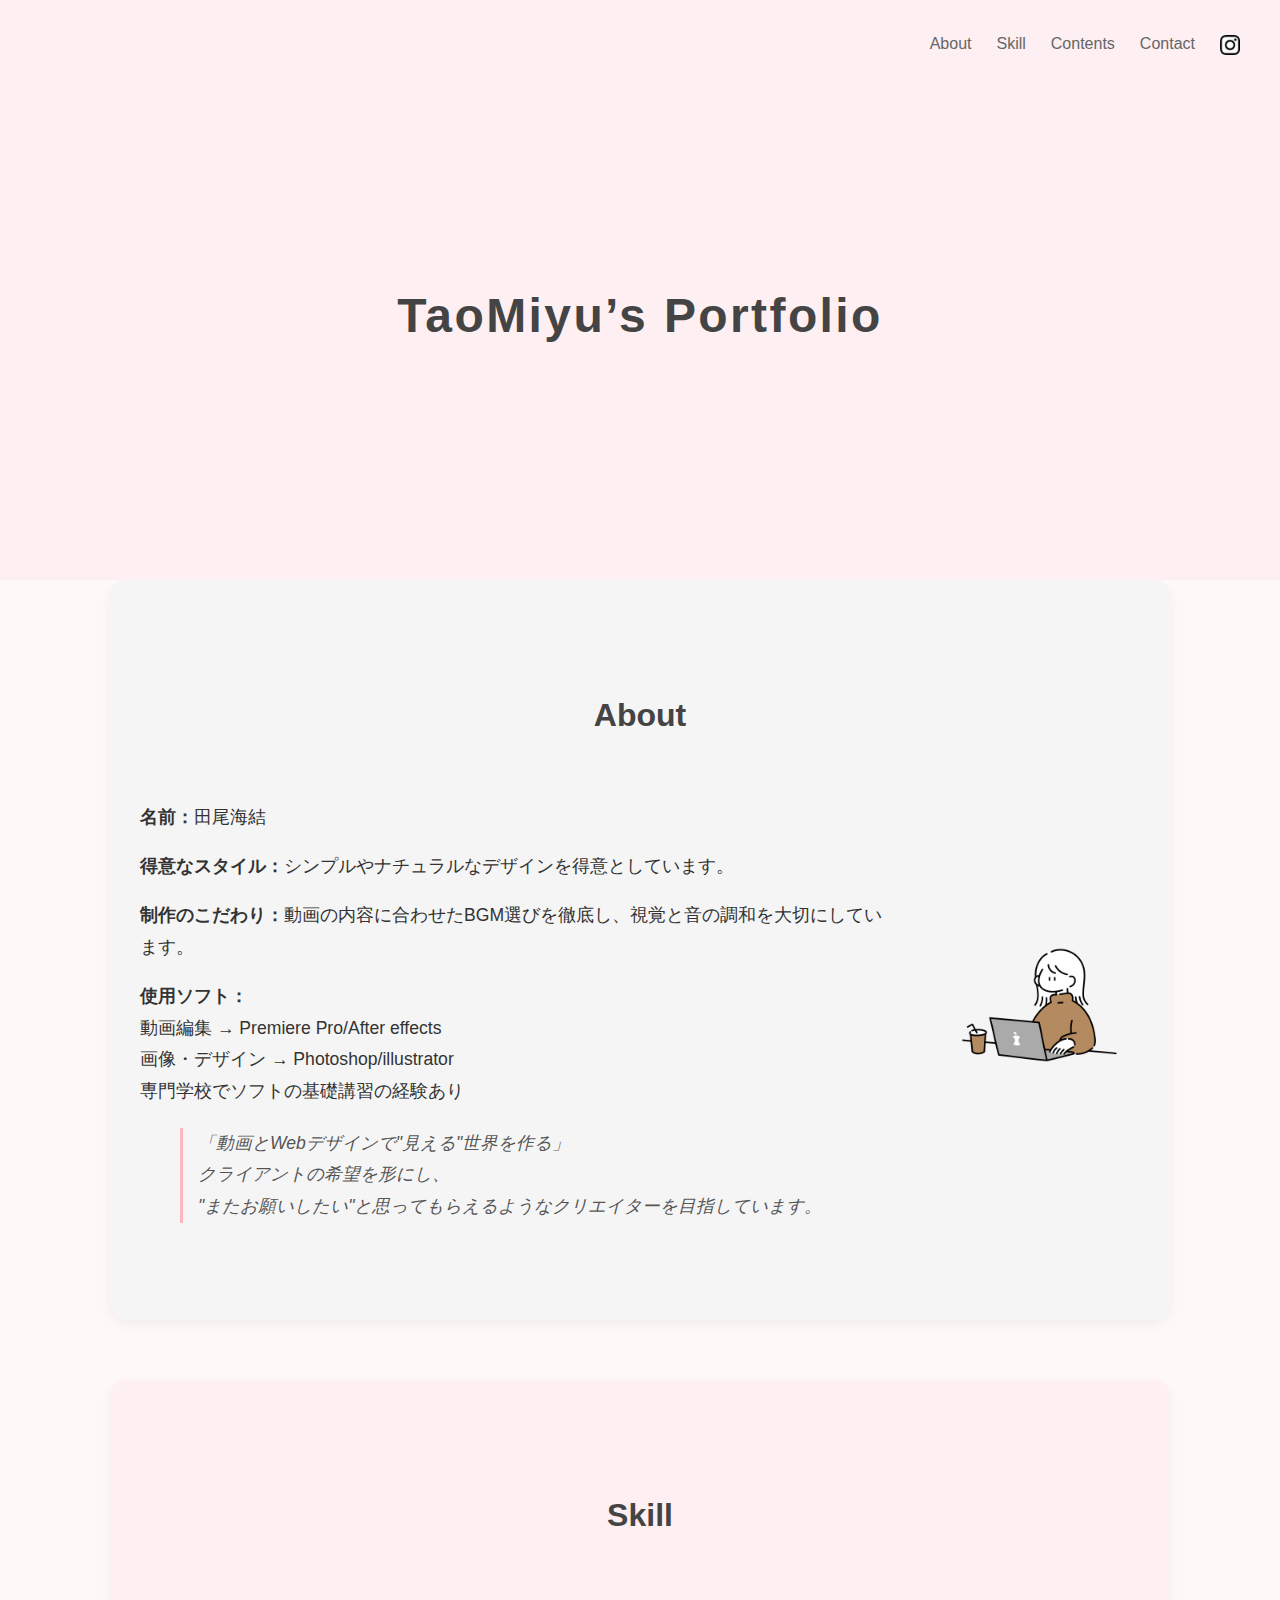
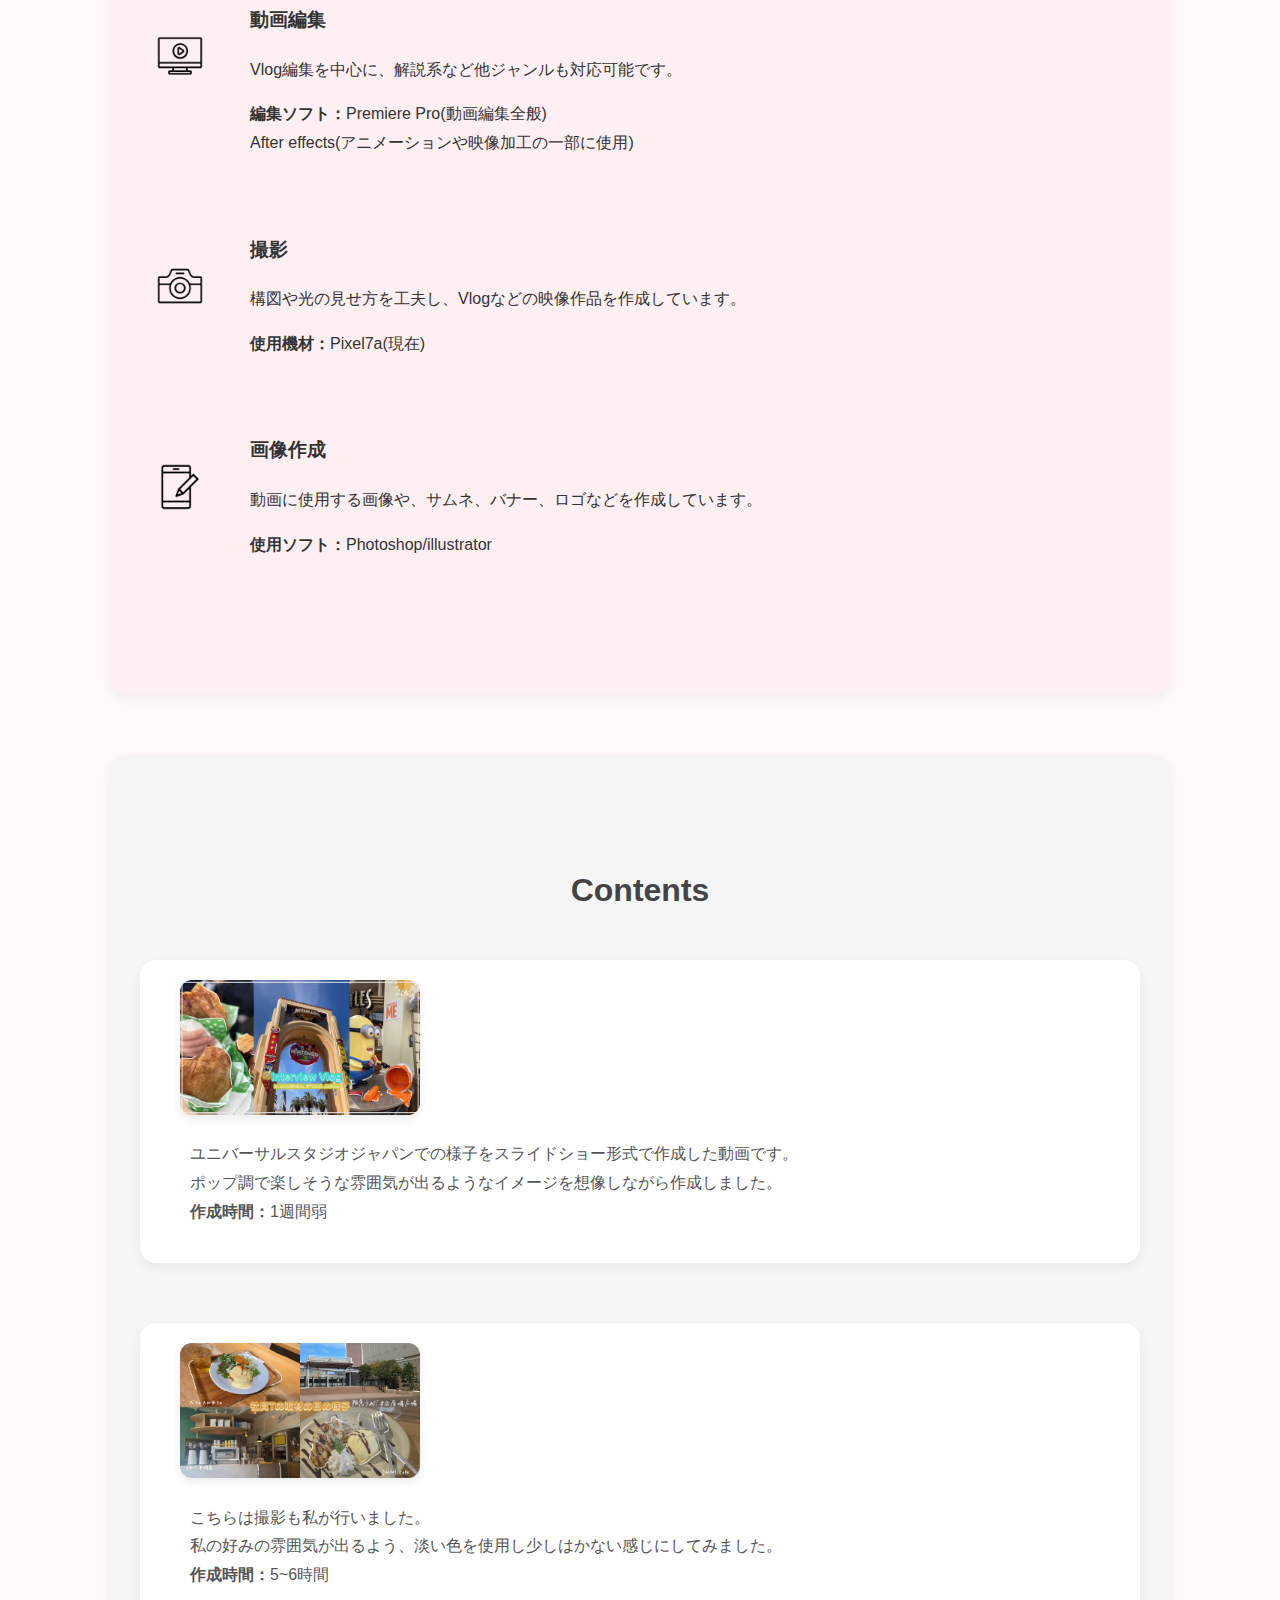
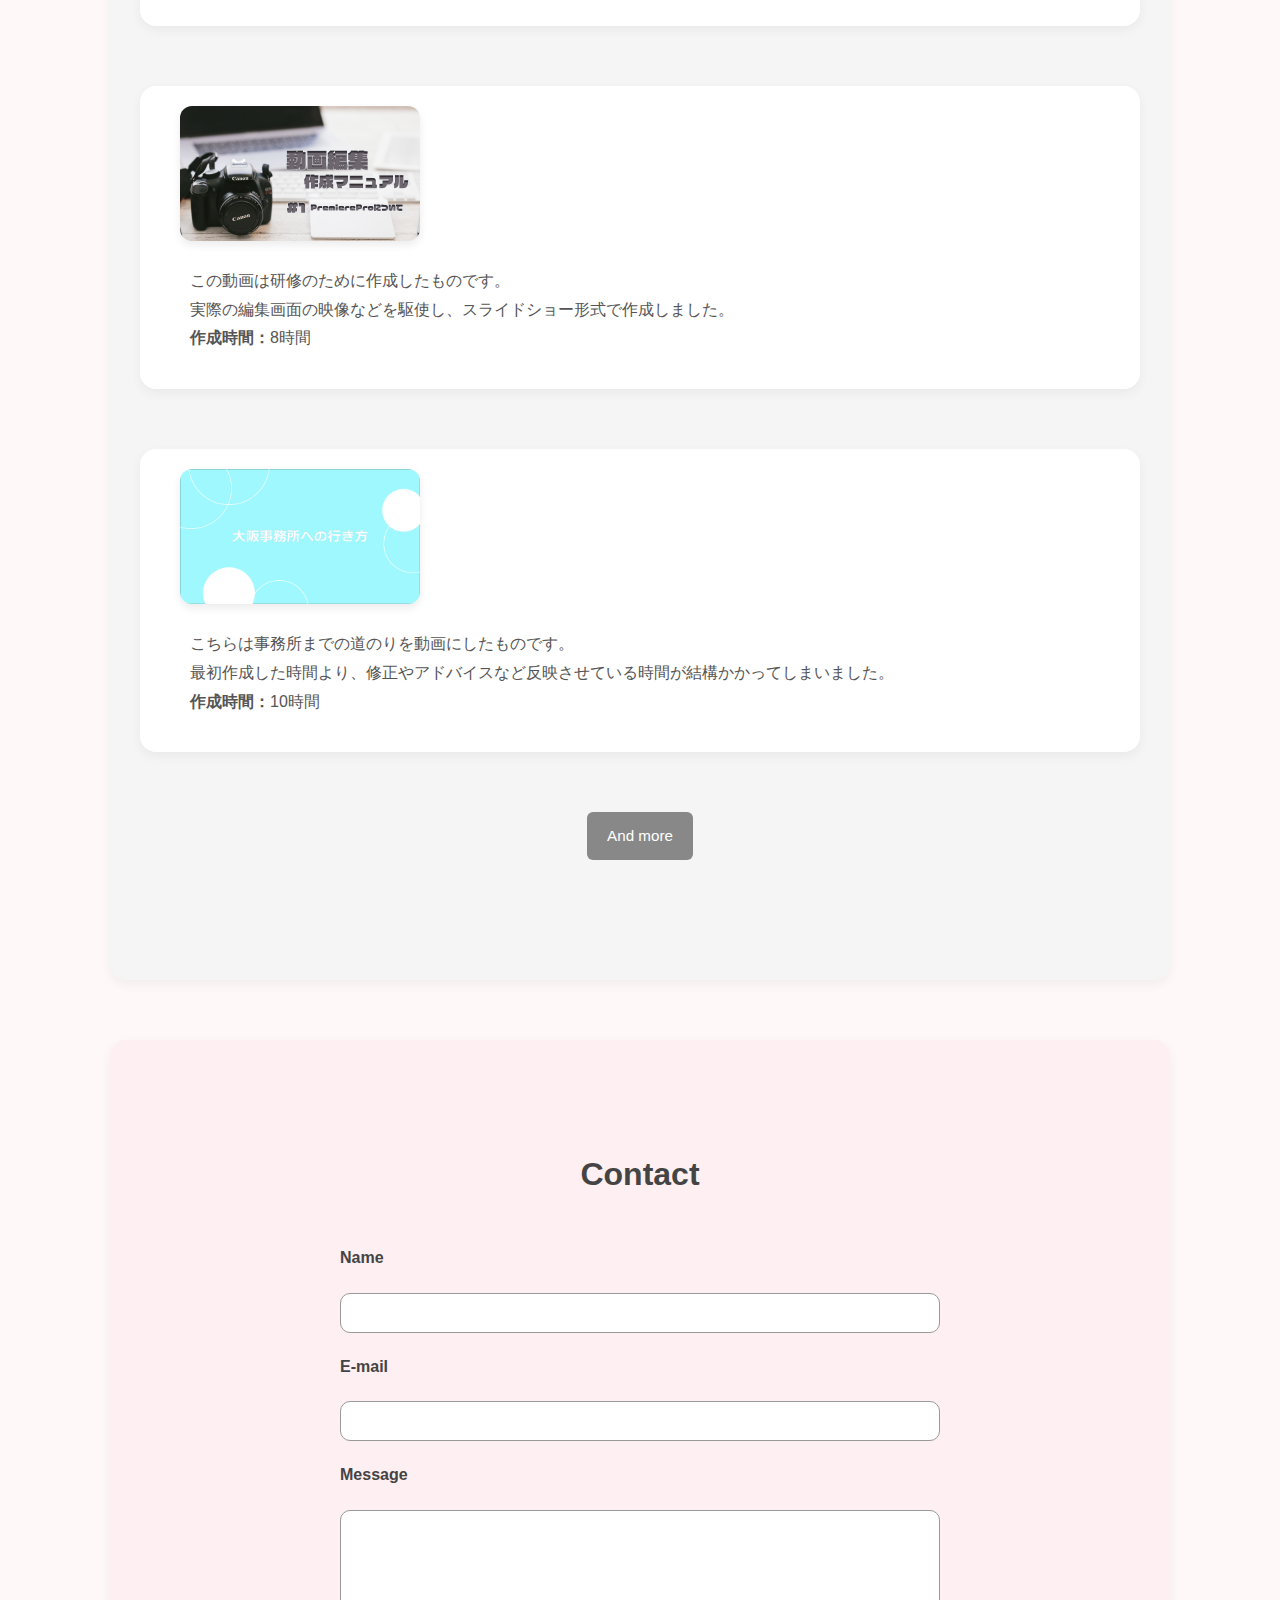
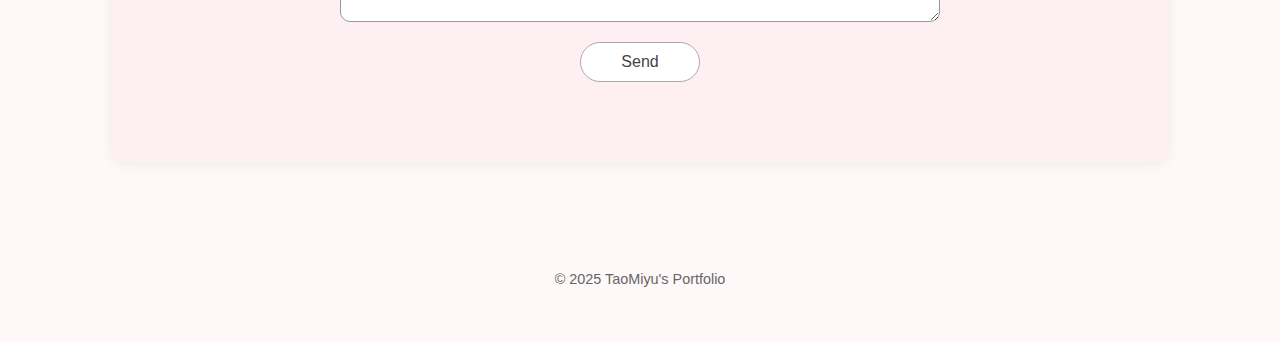
<file: index.html>
<!DOCTYPE html>
<html lang="ja">
<head>
    <meta charset="UTF-8">
    <meta name="viewport" content="width=device-width, initial-scale=1.0">
    <title>TaoMiyu's Portfolio</title>
    <link rel="icon" href="favicon.ico" type="image/x-icon">
    <link rel="stylesheet" href="styles.css">
</head>

    <body>
      <header class="hero">
    <nav class="nav-menu">
      <ul>
        <li><a href="#about">About</a></li>
        <li><a href="#skill">Skill</a></li>
        <li><a href="#contents">Contents</a></li>
        <li><a href="#contact">Contact</a></li>
        <li>
          <a href="https://instagram.com" target="_blank">
            <img src="insta-icon.jpg" alt="Instagram">
          </a>
        </li>
      </ul>
    </nav>

    <div class="hero-title">
      <h1>TaoMiyu’s Portfolio</h1>
    </div>
      </header>

    <main>
        <section id="about">
          <h2>About</h2>
          <div class="about-container">
            <div class="about-text">
              <p><strong>名前：</strong>田尾海結</p>
              <p><strong>得意なスタイル：</strong>シンプルやナチュラルなデザインを得意としています。</p>
              <p><strong>制作のこだわり：</strong>動画の内容に合わせたBGM選びを徹底し、視覚と音の調和を大切にしています。</p>
              <p><strong>使用ソフト：</strong><br>
              動画編集 → Premiere Pro/After effects<br>
              画像・デザイン → Photoshop/illustrator<br>
              専門学校でソフトの基礎講習の経験あり</p>
              <blockquote>
                「動画とWebデザインで"見える"世界を作る」<br>
                 クライアントの希望を形にし、<br>
                 "またお願いしたい"と思ってもらえるようなクリエイターを目指しています。
              </blockquote>
            </div>
            <div class="about-image">
              <img src="画像/自己紹介.png" alt="プロフィールイラスト">
            </div>
          </div>
        </section>

        <section id="skill">
          <h2>Skill</h2>
          <div class="skill-item">
            <img src="画像/動画編集.png" alt="動画編集アイコン">
            <div class="skill-text">
            <h3>動画編集</h3>
            <p>Vlog編集を中心に、解説系など他ジャンルも対応可能です。</p>
            <p><strong>編集ソフト：</strong>Premiere Pro(動画編集全般)<br>
            After effects(アニメーションや映像加工の一部に使用)</p>
          </div>
          </div>

          <div class="skill-item">
            <img src="画像/カメラ.png" alt="撮影アイコン">
            <div class="skill-text">
              <h3>撮影</h3>
              <p>構図や光の見せ方を工夫し、Vlogなどの映像作品を作成しています。</p>
              <p><strong>使用機材：</strong>Pixel7a(現在)</p>
            </div>
          </div>

          <div class="skill-item">
            <img src="画像/画像編集.png" alt="画像編集アイコン">
            <div class="skill-text">
              <h3>画像作成</h3>
              <p>動画に使用する画像や、サムネ、バナー、ロゴなどを作成しています。</p>
              <p><strong>使用ソフト：</strong>Photoshop/illustrator</p>
            </div>
          </div>
        </section>

        <section id="contents">
          <h2>Contents</h2>
          <div class="work-item">
             <a href="https://www.youtube.com/embed/rwuhJq5ODcw?si=BqwZ9rhB7v36Q7_Y" target="_blank">
            <img src="画像/サムネ2.jpg" alt="ユニバサムネ">
            <div class="work-text">
              <p>
                ユニバーサルスタジオジャパンでの様子をスライドショー形式で作成した動画です。<br>
                ポップ調で楽しそうな雰囲気が出るようなイメージを想像しながら作成しました。<br>
                <strong>作成時間：</strong>1週間弱
              </p>
            </div>
             </a>
          </div>
          <div class="work-item">
            <a href="https://www.youtube.com/embed/f55UKJjhTI8?si=ZeoXFh7AOi7M2qIC" target="_blank">
            <img src="画像/サムネ1.jpg" alt="自分のVlogサムネ">
            <div class="work-text">
              <p>
                こちらは撮影も私が行いました。<br>
                私の好みの雰囲気が出るよう、淡い色を使用し少しはかない感じにしてみました。<br>
                <strong>作成時間：</strong>5~6時間
              </p>
            </div>
            </a>
          </div>
          <div class="work-item">
            <a href="https://www.youtube.com/watch?v=VYN309kYLRk" target="_blank">
            <img src="画像/サムネ3.jpg" alt="動画マニュアルサムネ">
            <div class="work-text">
              <p>
                この動画は研修のために作成したものです。<br>
                実際の編集画面の映像などを駆使し、スライドショー形式で作成しました。<br>
                <strong>作成時間：</strong>8時間
              </p>
            </div>
            </a>
          </div>
          <div class="work-item">
            <a href="https://www.youtube.com/embed/cLeM8ooAZNk?si=1Boh0iOVgmRn1G2Q" target="_blank">
            <img src="画像/サムネ4.jpg" alt="道案内サムネ">
            <div class="work-text">
              <p>
                こちらは事務所までの道のりを動画にしたものです。<br>
                最初作成した時間より、修正やアドバイスなど反映させている時間が結構かかってしまいました。<br>
                <strong>作成時間：</strong>10時間
              </p>
            </div>
            </a>
          </div>
          <p class="more-link"><a href="work.html">And more</a></p>
        </section>

        <section id="contact">
        <h2>Contact</h2>

         <form action="#" method="post" class="contact-form">
          <label for="name">Name</label>
          <input type="text" id="name" name="name" required>

          <label for="email">E-mail</label>
          <input type="email" id="email" name="email" required>

          <label for="message">Message</label>
          <textarea id="message" name="message" rows="5" required></textarea>

         <button type="submit">Send</button>
         </form>
        </section>

        <footer>
          <p>© 2025 TaoMiyu's Portfolio</p>
        </footer>
      </main>
    </body>   
</html>
</file>
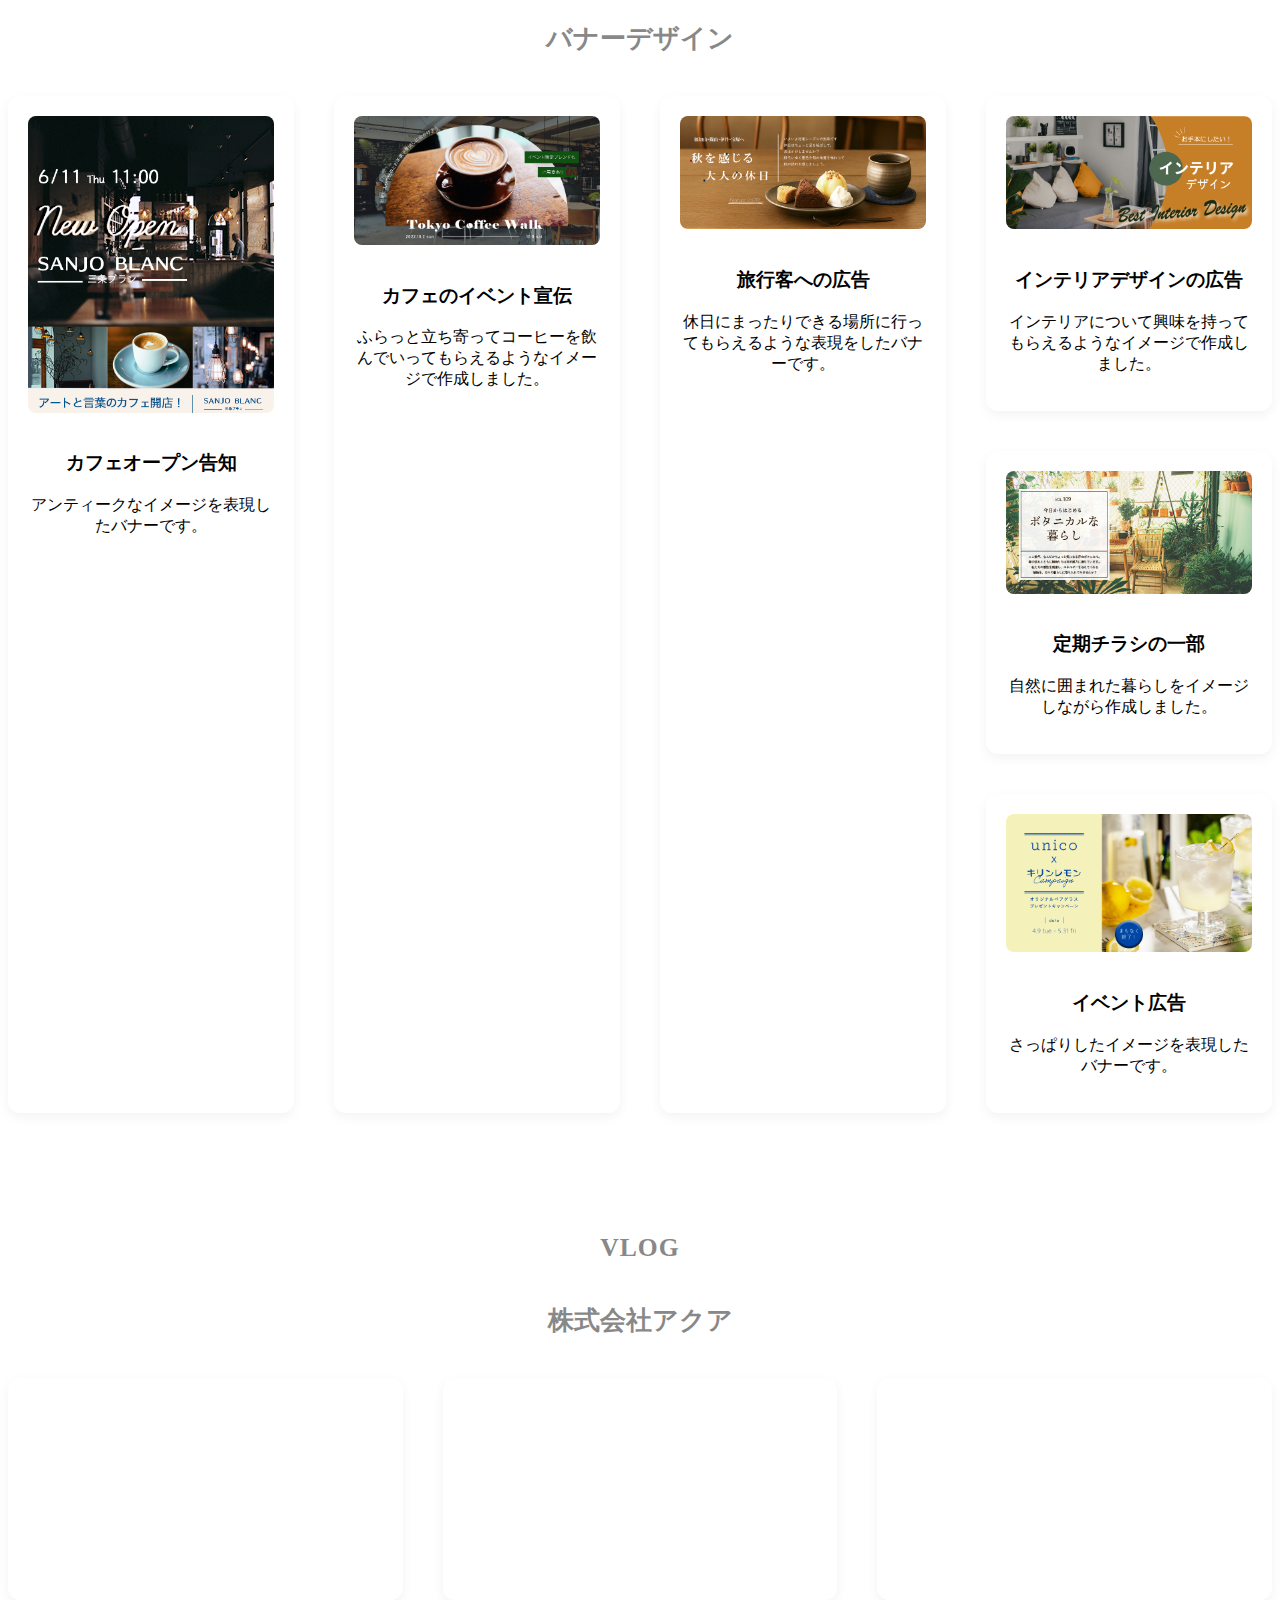
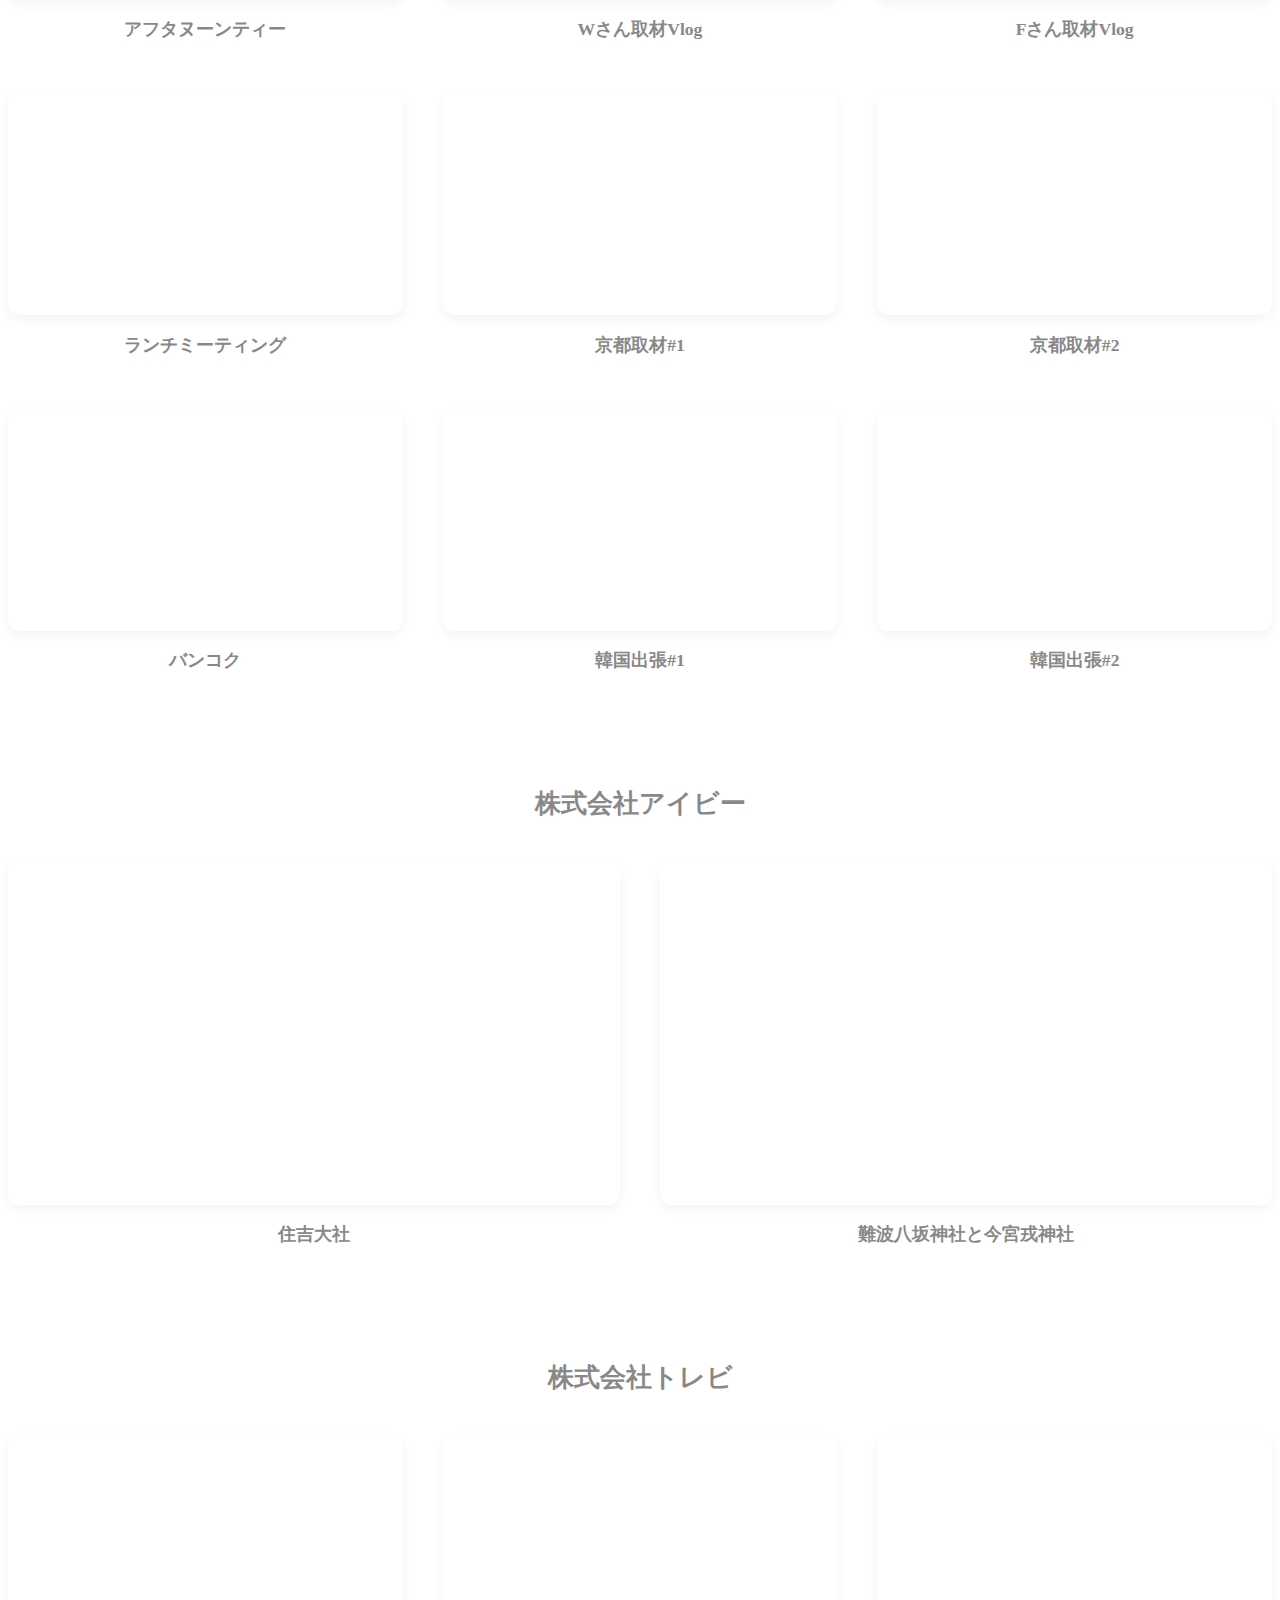
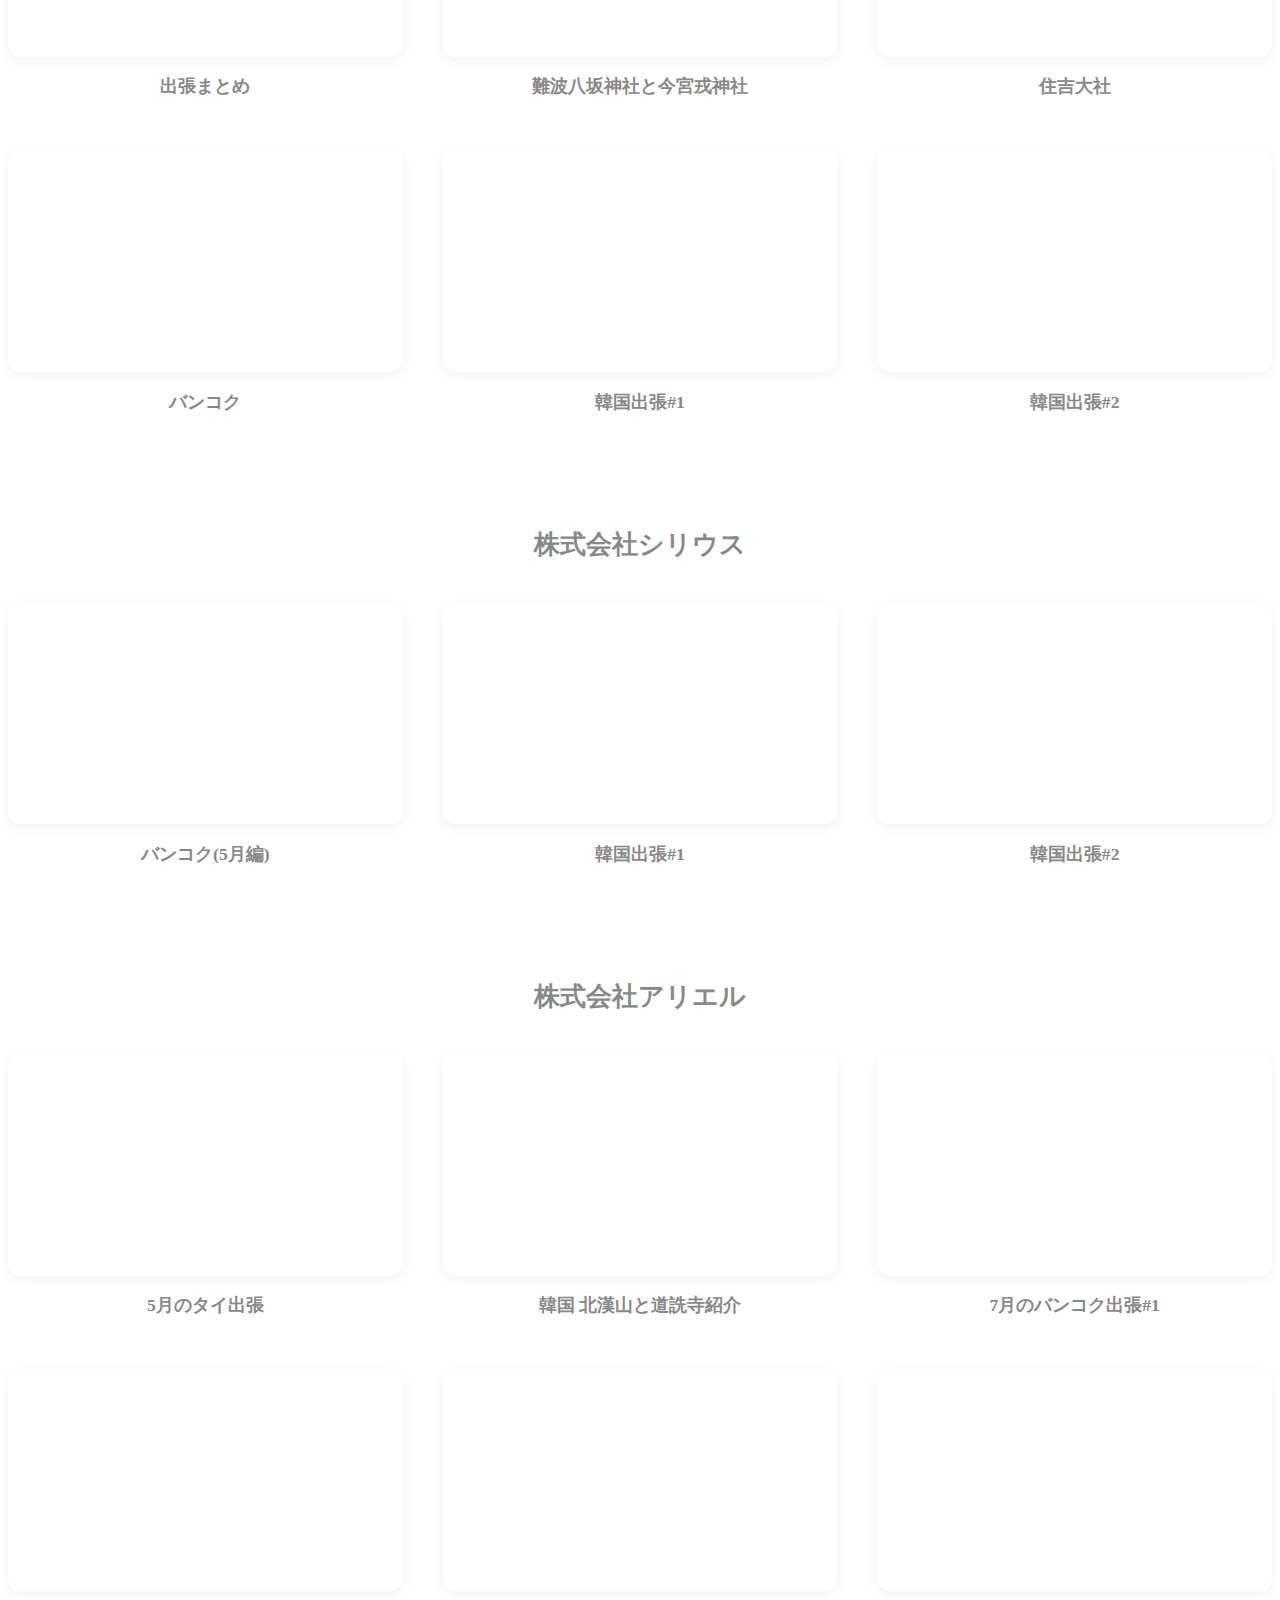
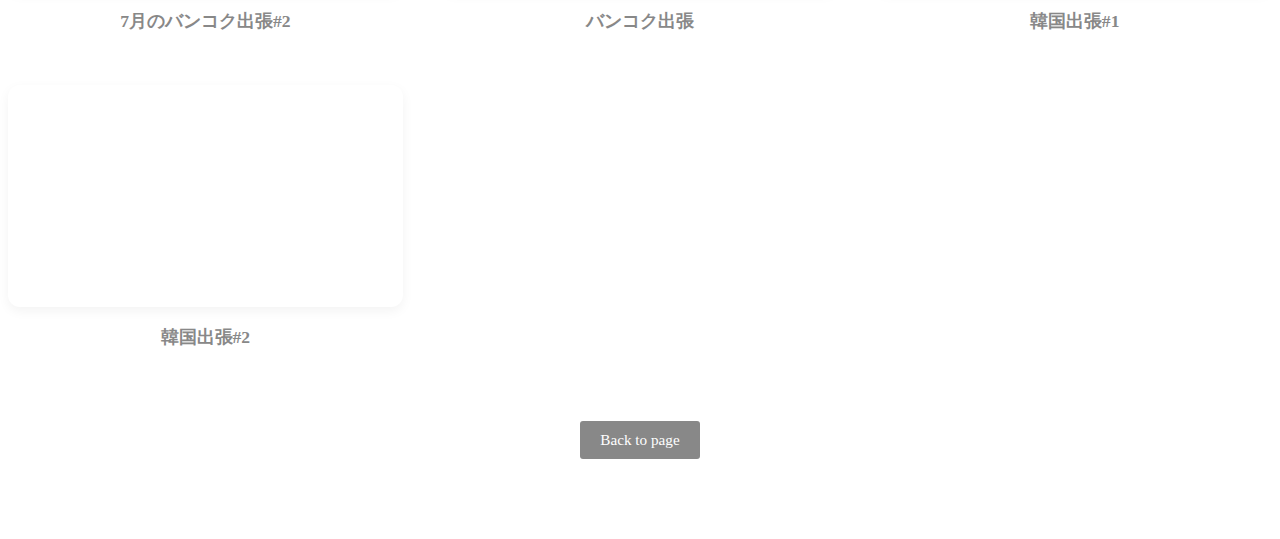
<file: work.html>
<!DOCTYPE html>
<html lang="ja">
<head>
    <meta charset="UTF-8">
    <meta name="viewport" content="width=device-width, initial-scale=1.0">
    <title>TaoMiyu's Portfolio - Work</title>
    <link rel="icon" href="favicon.ico" type="image/x-icon">
    <link rel="stylesheet" href="works.css">
</head>
<body>
  <section id="banner-gallery">
  <h2>バナーデザイン</h2>
  <div class="banner-grid">
    <div class="banner-card">
      <img src="トレース作品/トレース1.png" alt="バナー1">
      <h3>カフェオープン告知</h3>
      <p>アンティークなイメージを表現したバナーです。</p>
    </div>
    <div class="banner-card">
      <img src="トレース作品/トレース2.png" alt="バナー2">
      <h3>カフェのイベント宣伝</h3>
      <p>ふらっと立ち寄ってコーヒーを飲んでいってもらえるようなイメージで作成しました。</p>
    </div>
    <div class="banner-card">
      <img src="トレース作品/トレース3.png" alt="バナー3">
      <h3>旅行客への広告</h3>
      <p>休日にまったりできる場所に行ってもらえるような表現をしたバナーです。</p>
    </div>
    <div class="banner-grid">
    <div class="banner-card">
      <img src="トレース作品/トレース4.png" alt="バナー4">
      <h3>インテリアデザインの広告</h3>
      <p>インテリアについて興味を持ってもらえるようなイメージで作成しました。</p>
    </div>
    <div class="banner-card">
      <img src="トレース作品/トレース5.png" alt="バナー5">
      <h3>定期チラシの一部</h3>
      <p>自然に囲まれた暮らしをイメージしながら作成しました。</p>
    </div>
    <div class="banner-card">
      <img src="トレース作品/トレース6.png" alt="バナー6">
      <h3>イベント広告</h3>
      <p>さっぱりしたイメージを表現したバナーです。</p>  
    </div>
    </div>
   </section>

    <section class="company-block aqua">
  <h2 class="section-label">Vlog</h2>
  <h2>株式会社アクア</h2>
  <div class="vlog-grid">
    <div class="vlog-card">
  <iframe src="https://www.youtube.com/embed/7y1BE1WXlck" frameborder="0" allowfullscreen></iframe>
  <h3>アフタヌーンティー</h3>
  </div>
    <div class="vlog-card">
  <iframe src="https://www.youtube.com/embed/mDtpavx8xjE" frameborder="0" allowfullscreen></iframe>
  <h3>Wさん取材Vlog</h3>
  </div>
    <div class="vlog-card">
  <iframe src="https://www.youtube.com/embed/h7my0c42pKA" frameborder="0" allowfullscreen></iframe>
  <h3>Fさん取材Vlog</h3>
  </div>
    <div class="vlog-card">
  <iframe src="https://www.youtube.com/embed/aRFwHyWbU6M" frameborder="0" allowfullscreen></iframe>
  <h3>ランチミーティング</h3>
  </div>
    <div class="vlog-card">
  <iframe src="https://www.youtube.com/embed/5BUuIbBPpPU" frameborder="0" allowfullscreen></iframe>
  <h3>京都取材#1</h3>
  </div>
    <div class="vlog-card">
  <iframe src="https://www.youtube.com/embed/u-WwqUfQWk8" frameborder="0" allowfullscreen></iframe>
  <h3>京都取材#2</h3>
  </div>
    <div class="vlog-card">
  <iframe src="https://www.youtube.com/embed/t8_G8FLvPoQ" frameborder="0" allowfullscreen></iframe>
  <h3>バンコク</h3>
  </div>
    <div class="vlog-card">
  <iframe src="https://www.youtube.com/embed/wHnnHygEyyw" frameborder="0" allowfullscreen></iframe>
  <h3>韓国出張#1</h3>
  </div>
    <div class="vlog-card">
  <iframe src="https://www.youtube.com/embed/mfyHVBNTaMM" frameborder="0" allowfullscreen></iframe>
  <h3>韓国出張#2</h3>
  </div>
  </div>
</section>

<section class="company-block ivy">
  <h2>株式会社アイビー</h2>
  <div class="vlog-grid">
    <div class="vlog-card">
  <iframe src="https://www.youtube.com/embed/Uj4gMCCKUjo?si=PFUFycb5I7orQb5h" frameborder="0" allowfullscreen></iframe>
  <h3>住吉大社</h3>
  </div>
    <div class="vlog-card">
  <iframe src="https://www.youtube.com/embed/nGnxj0wrXc0?si=FWNAbLBePf0V674Z" frameborder="0" allowfullscreen></iframe>
  <h3>難波八坂神社と今宮戎神社</h3>
  </div>
  </div>
</section>

<section class="company-block trevi">
  <h2>株式会社トレビ</h2>
  <div class="vlog-grid">
    <div class="vlog-card">
  <iframe src="https://www.youtube.com/embed/D84A1a-sqWI?si=XNDHfwB-9P2NVBtM" frameborder="0" allowfullscreen></iframe>
  <h3>出張まとめ</h3>
  </div>
    <div class="vlog-card">
  <iframe src="https://www.youtube.com/embed/ayqPm5URirw?si=TQodK3nhSG99Qbip" frameborder="0" allowfullscreen></iframe>
  <h3>難波八坂神社と今宮戎神社</h3>
  </div>
    <div class="vlog-card">
  <iframe src="https://www.youtube.com/embed/v3NrlyBUjnY?si=9KiN-3iXP0HDoUuA" frameborder="0" allowfullscreen></iframe>
  <h3>住吉大社</h3>
  </div>
    <div class="vlog-card">
  <iframe src="https://www.youtube.com/embed/X1rcIFM92-M?si=c6hz7IHNx6BZ_r24" frameborder="0" allowfullscreen></iframe>
  <h3>バンコク</h3>
  </div>
    <div class="vlog-card">
  <iframe src="https://www.youtube.com/embed/aSYCFCs6hck?si=So_VNkm_gfNSZYnQ" frameborder="0" allowfullscreen></iframe>
  <h3>韓国出張#1</h3>
  </div>
    <div class="vlog-card">
  <iframe src="https://www.youtube.com/embed/hHt0L10l1kM?si=y3NH6-eS8f1jiMlj6" frameborder="0" allowfullscreen></iframe>
  <h3>韓国出張#2</h3>
  </div>
  </div>
</section>

<section class="company-block sirius">
  <h2>株式会社シリウス</h2>
  <div class="vlog-grid">
    <div class="vlog-card">
  <iframe src="https://www.youtube.com/embed/kEZc1LNvAdY?si=KYFSyVihLAGeGCO9" frameborder="0" allowfullscreen></iframe>
  <h3>バンコク(5月編)</h3>
  </div>
    <div class="vlog-card">
  <iframe src="https://www.youtube.com/embed/iWS0qbdfohE?si=3UBktOVj2Lf5bn_S" frameborder="0" allowfullscreen></iframe>
  <h3>韓国出張#1</h3>
  </div>
    <div class="vlog-card">
  <iframe src="https://www.youtube.com/embed/yq89G1wYpd0?si=1n4nsKGLqaSG1z5Q" frameborder="0" allowfullscreen></iframe>
  <h3>韓国出張#2</h3>
  </div>
  </div>
</section>

<section class="company-block ariel">
  <h2>株式会社アリエル</h2>
  <div class="vlog-grid">
   <div class="vlog-card">
  <iframe src="https://www.youtube.com/embed/Enso7JO-164?si=5mp8Mn204R9TXfwg" frameborder="0" allowfullscreen></iframe>
  <h3>5月のタイ出張</h3>
  </div>
    <div class="vlog-card">
  <iframe src="https://www.youtube.com/embed/K648ZQ2tydY?si=h69uZY5dBACTYh8v" frameborder="0" allowfullscreen></iframe>
  <h3>韓国 北漢山と道詵寺紹介</h3>
  </div>
    <div class="vlog-card">
  <iframe src="https://www.youtube.com/embed/Zc_eDLq2few?si=4GP0CPRrl6CGAlth" frameborder="0" allowfullscreen></iframe>
  <h3>7月のバンコク出張#1</h3>
  </div>
    <div class="vlog-card">
  <iframe src="https://www.youtube.com/embed/xBEdG1oZFBc?si=CkNB2UfLGgaSSgs_" frameborder="0" allowfullscreen></iframe>
  <h3>7月のバンコク出張#2</h3>
  </div>
    <div class="vlog-card">
  <iframe src="https://www.youtube.com/embed/JDHebqhx6fE?si=cWwqniR-WPJ09OrC" frameborder="0" allowfullscreen></iframe>
  <h3>バンコク出張</h3>
  </div>
    <div class="vlog-card">
  <iframe src="https://www.youtube.com/embed/_1XkckZsXvU?si=sjYhn5KDCIpZ4Y9-" frameborder="0" allowfullscreen></iframe>
  <h3>韓国出張#1</h3>
  </div>
    <div class="vlog-card">
  <iframe src="https://www.youtube.com/embed/wV9HNyxEDmk?si=U9FSAhHCJSeOdsYJ" frameborder="0" allowfullscreen></iframe>
  <h3>韓国出張#2</h3>
  </div>
  </div>
  <p class="more-link"><a href="https://tao-miyu.github.io/taomiyu-Portfolio/index.html">Back to page</a>
</section>
</body>

</html>
</file>
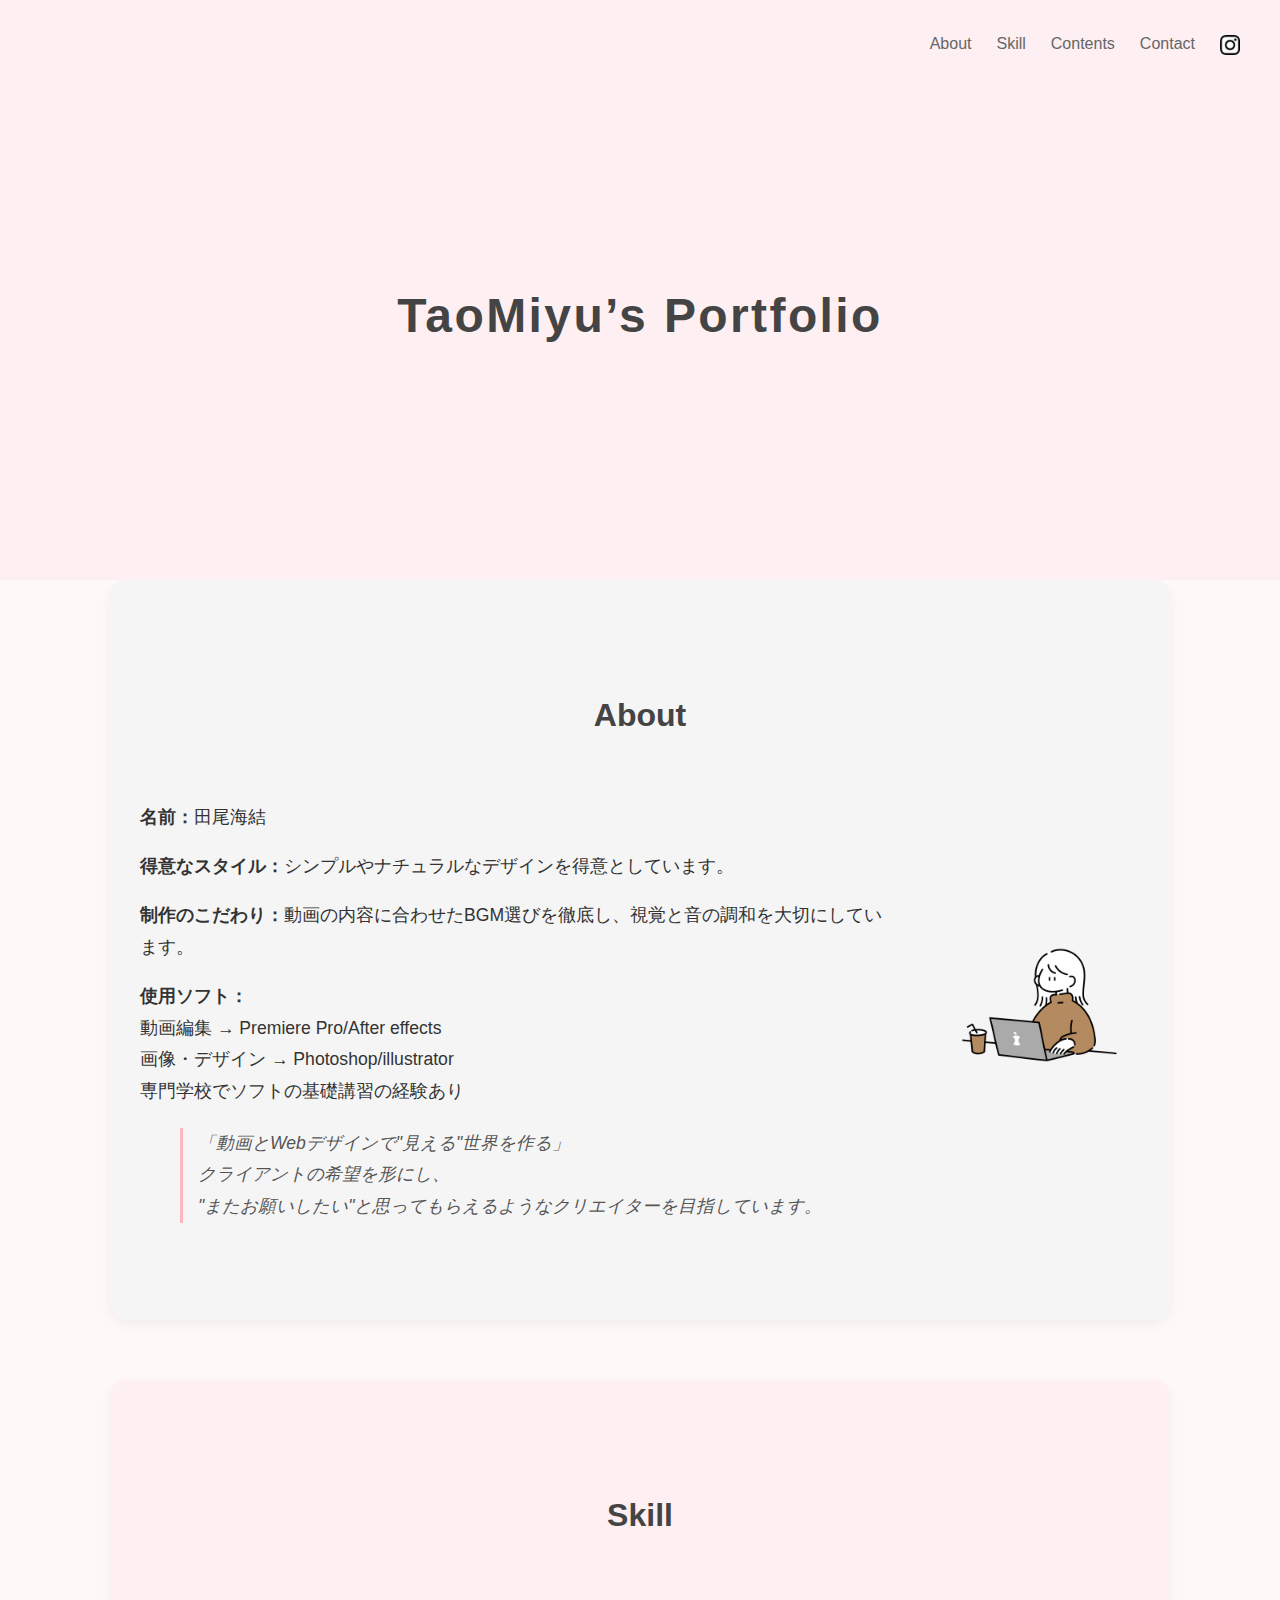
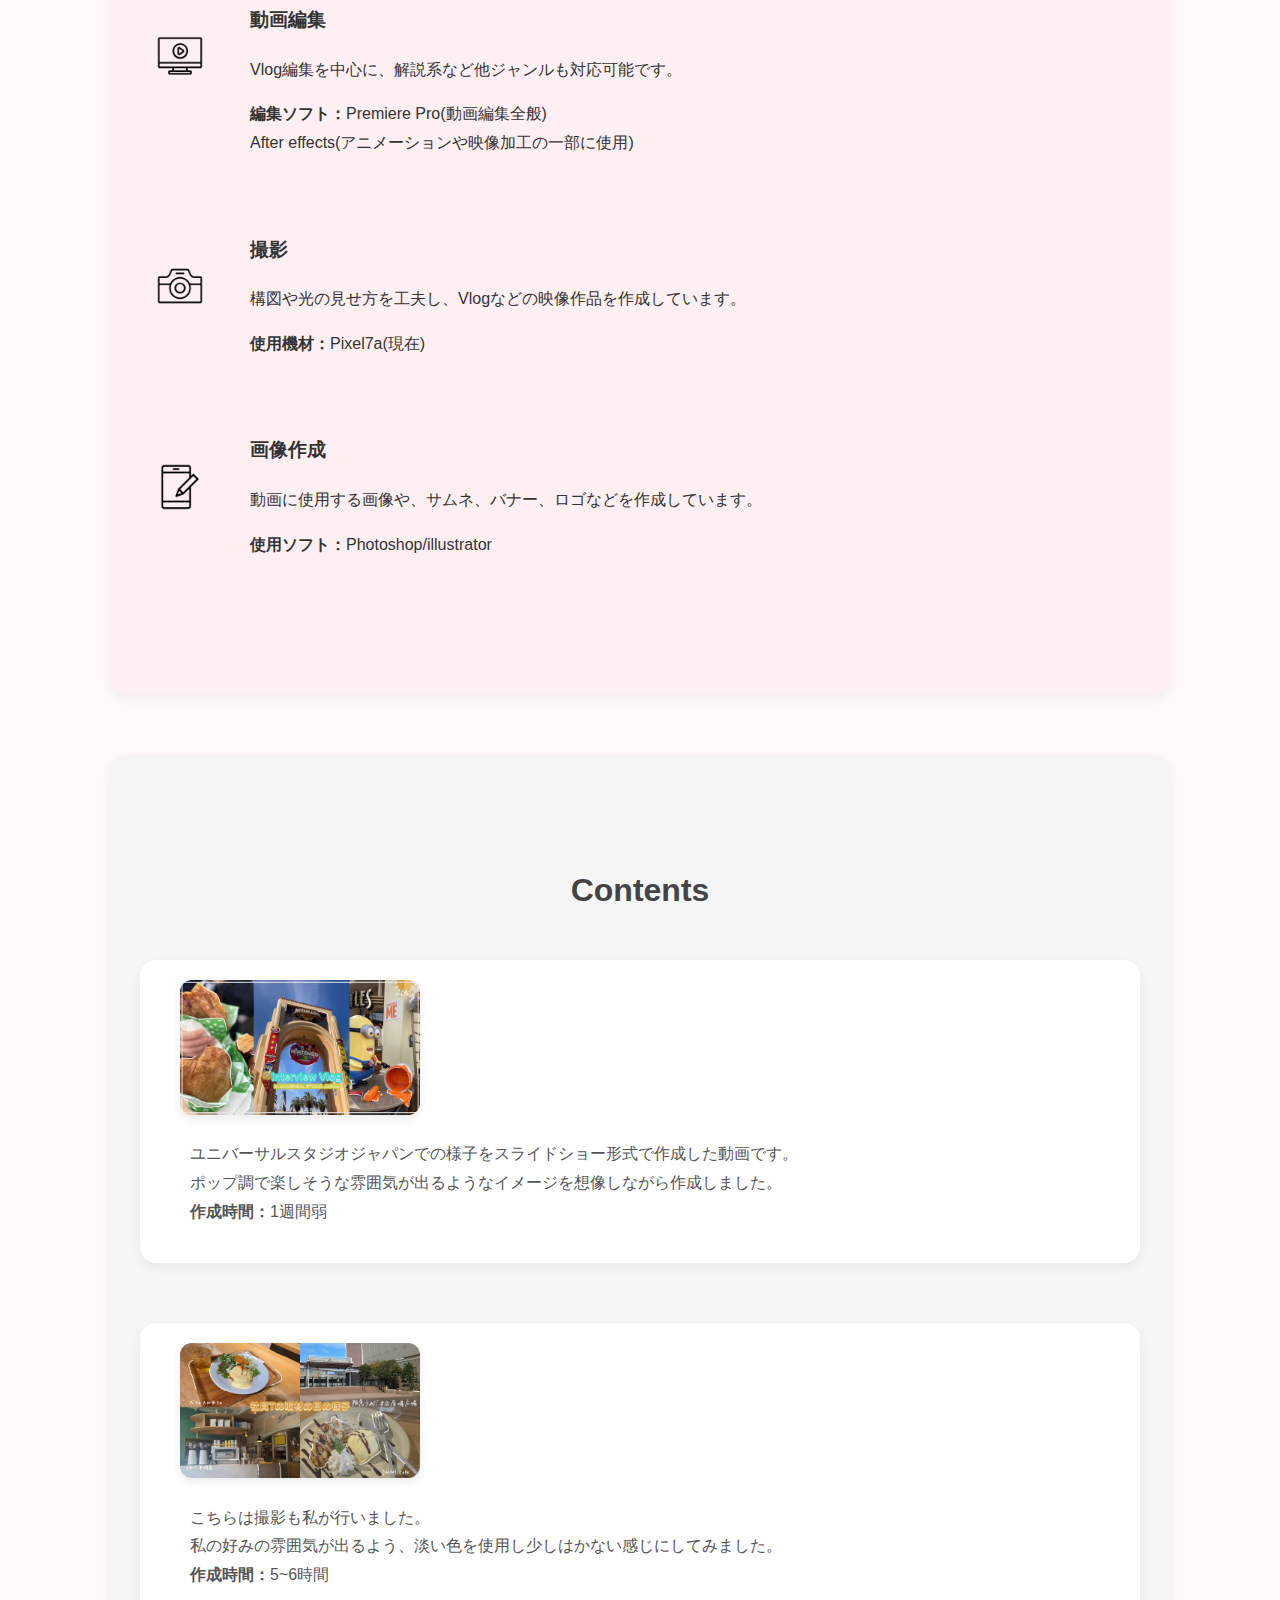
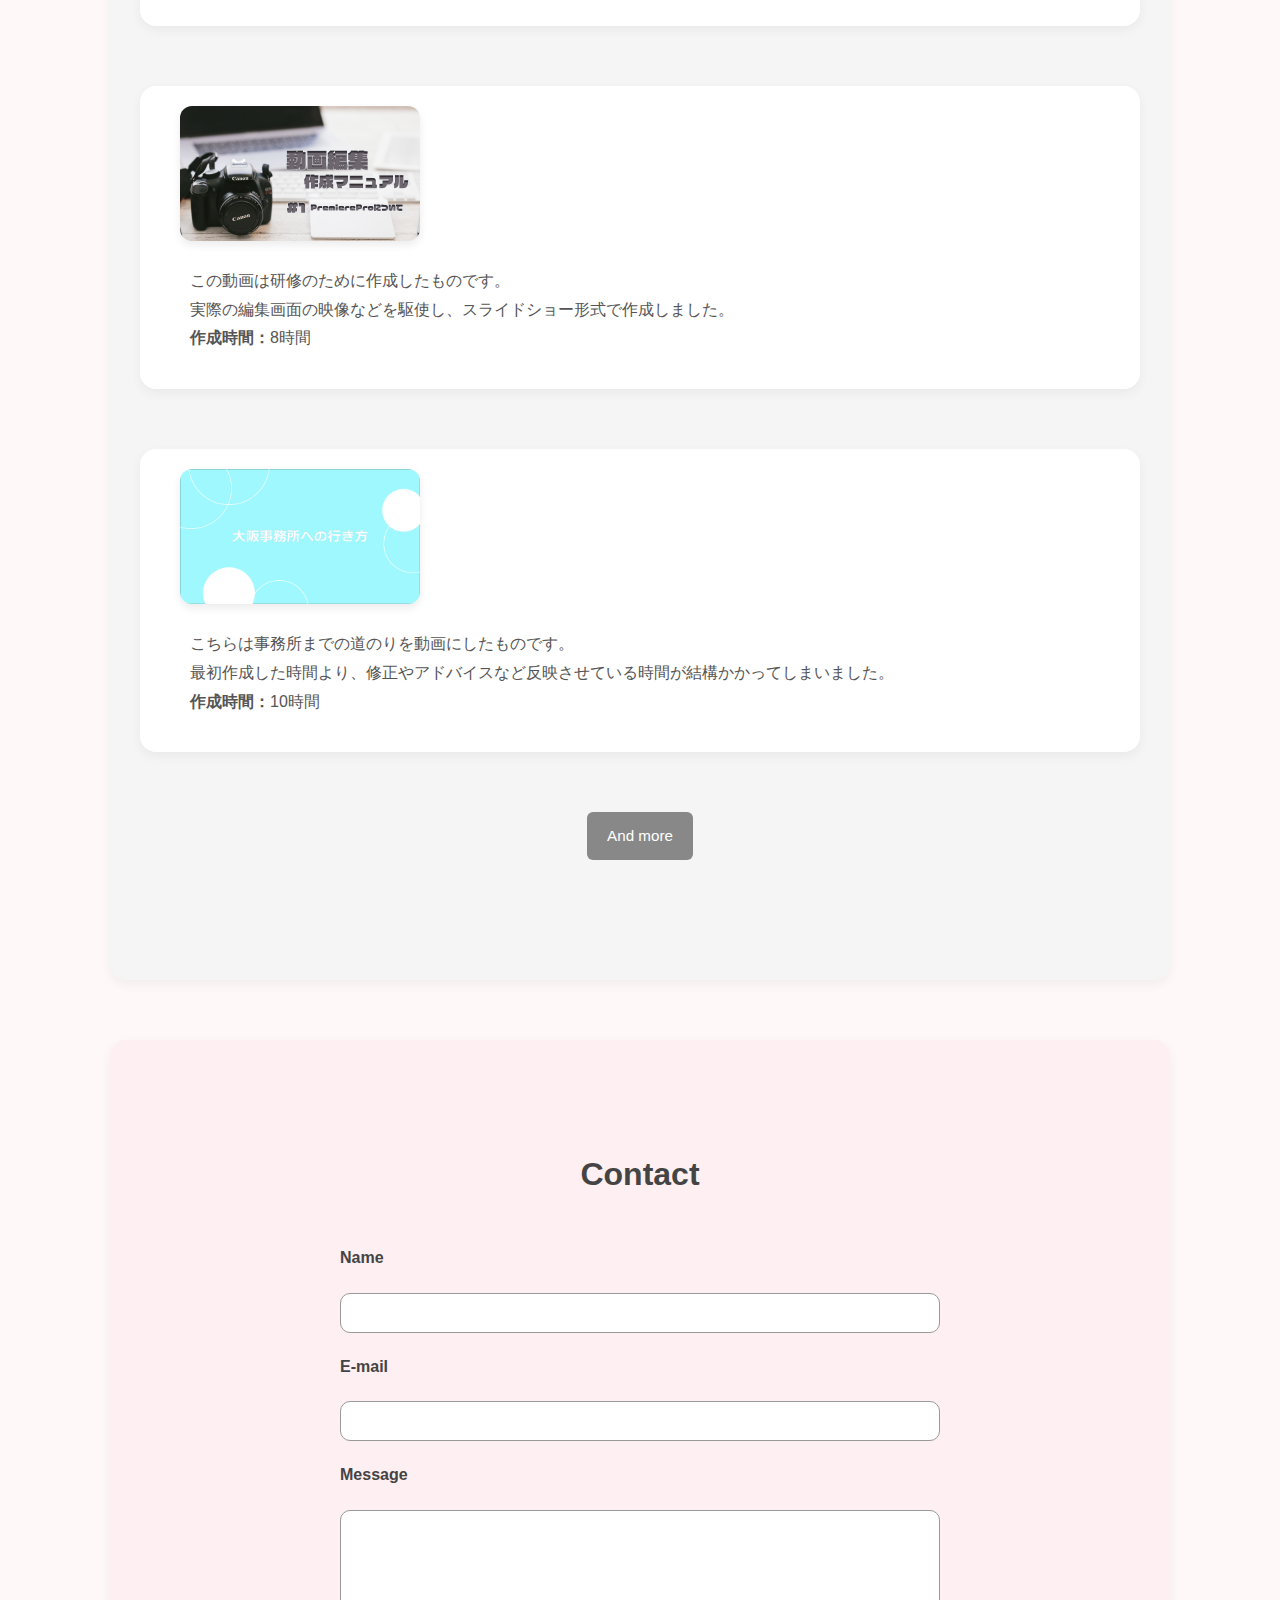
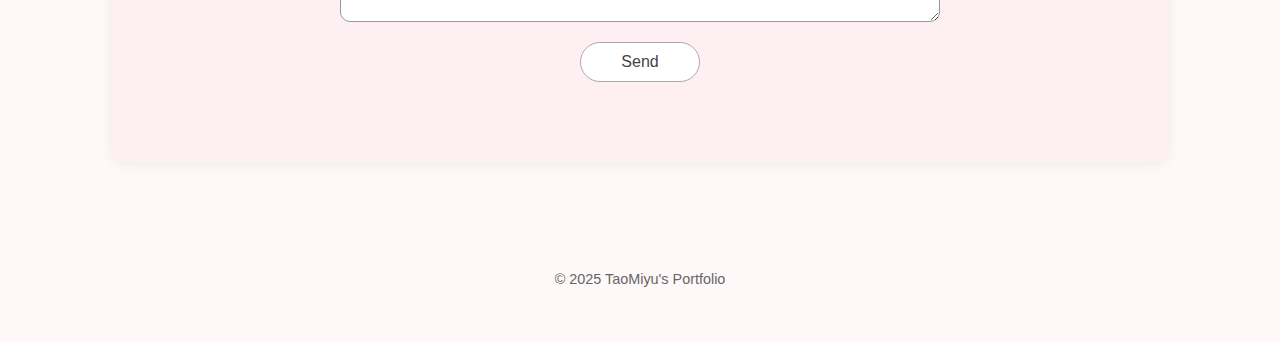
<file: ポートフォリオ1.html>
<!DOCTYPE html>
<html lang="ja">
<head>
    <meta charset="UTF-8">
    <meta name="viewport" content="width=device-width, initial-scale=1.0">
    <title>TaoMiyu's Portfolio</title>
    <link rel="icon" href="favicon.ico" type="image/x-icon">
    <link rel="stylesheet" href="styles.css">
</head>

    <body>
      <header class="hero">
    <nav class="nav-menu">
      <ul>
        <li><a href="#about">About</a></li>
        <li><a href="#skill">Skill</a></li>
        <li><a href="#contents">Contents</a></li>
        <li><a href="#contact">Contact</a></li>
        <li>
          <a href="https://instagram.com" target="_blank">
            <img src="insta-icon.jpg" alt="Instagram">
          </a>
        </li>
      </ul>
    </nav>

    <div class="hero-title">
      <h1>TaoMiyu’s Portfolio</h1>
    </div>
      </header>

    <main>
        <section id="about">
          <h2>About</h2>
          <div class="about-container">
            <div class="about-text">
              <p><strong>名前：</strong>田尾海結</p>
              <p><strong>得意なスタイル：</strong>シンプルやナチュラルなデザインを得意としています。</p>
              <p><strong>制作のこだわり：</strong>動画の内容に合わせたBGM選びを徹底し、視覚と音の調和を大切にしています。</p>
              <p><strong>使用ソフト：</strong><br>
              動画編集 → Premiere Pro/After effects<br>
              画像・デザイン → Photoshop/illustrator<br>
              専門学校でソフトの基礎講習の経験あり</p>
              <blockquote>
                「動画とWebデザインで"見える"世界を作る」<br>
                 クライアントの希望を形にし、<br>
                 "またお願いしたい"と思ってもらえるようなクリエイターを目指しています。
              </blockquote>
            </div>
            <div class="about-image">
              <img src="画像/自己紹介.png" alt="プロフィールイラスト">
            </div>
          </div>
        </section>

        <section id="skill">
          <h2>Skill</h2>
          <div class="skill-item">
            <img src="画像/動画編集.png" alt="動画編集アイコン">
            <div class="skill-text">
            <h3>動画編集</h3>
            <p>Vlog編集を中心に、解説系など他ジャンルも対応可能です。</p>
            <p><strong>編集ソフト：</strong>Premiere Pro(動画編集全般)<br>
            After effects(アニメーションや映像加工の一部に使用)</p>
          </div>
          </div>

          <div class="skill-item">
            <img src="画像/カメラ.png" alt="撮影アイコン">
            <div class="skill-text">
              <h3>撮影</h3>
              <p>構図や光の見せ方を工夫し、Vlogなどの映像作品を作成しています。</p>
              <p><strong>使用機材：</strong>Pixel7a(現在)</p>
            </div>
          </div>

          <div class="skill-item">
            <img src="画像/画像編集.png" alt="画像編集アイコン">
            <div class="skill-text">
              <h3>画像作成</h3>
              <p>動画に使用する画像や、サムネ、バナー、ロゴなどを作成しています。</p>
              <p><strong>使用ソフト：</strong>Photoshop/illustrator</p>
            </div>
          </div>
        </section>

        <section id="contents">
          <h2>Contents</h2>
          <div class="work-item">
             <a href="https://www.youtube.com/embed/rwuhJq5ODcw?si=BqwZ9rhB7v36Q7_Y" target="_blank">
            <img src="画像/サムネ2.jpg" alt="ユニバサムネ">
            <div class="work-text">
              <p>
                ユニバーサルスタジオジャパンでの様子をスライドショー形式で作成した動画です。<br>
                ポップ調で楽しそうな雰囲気が出るようなイメージを想像しながら作成しました。<br>
                <strong>作成時間：</strong>1週間弱
              </p>
            </div>
             </a>
          </div>
          <div class="work-item">
            <a href="https://www.youtube.com/embed/f55UKJjhTI8?si=ZeoXFh7AOi7M2qIC" target="_blank">
            <img src="画像/サムネ1.jpg" alt="自分のVlogサムネ">
            <div class="work-text">
              <p>
                こちらは撮影も私が行いました。<br>
                私の好みの雰囲気が出るよう、淡い色を使用し少しはかない感じにしてみました。<br>
                <strong>作成時間：</strong>5~6時間
              </p>
            </div>
            </a>
          </div>
          <div class="work-item">
            <a href="https://www.youtube.com/watch?v=VYN309kYLRk" target="_blank">
            <img src="画像/サムネ3.jpg" alt="動画マニュアルサムネ">
            <div class="work-text">
              <p>
                この動画は研修のために作成したものです。<br>
                実際の編集画面の映像などを駆使し、スライドショー形式で作成しました。<br>
                <strong>作成時間：</strong>8時間
              </p>
            </div>
            </a>
          </div>
          <div class="work-item">
            <a href="https://www.youtube.com/embed/cLeM8ooAZNk?si=1Boh0iOVgmRn1G2Q" target="_blank">
            <img src="画像/サムネ4.jpg" alt="道案内サムネ">
            <div class="work-text">
              <p>
                こちらは事務所までの道のりを動画にしたものです。<br>
                最初作成した時間より、修正やアドバイスなど反映させている時間が結構かかってしまいました。<br>
                <strong>作成時間：</strong>10時間
              </p>
            </div>
            </a>
          </div>
          <p class="more-link"><a href="/work.html">And more</a></p>
        </section>

        <section id="contact">
        <h2>Contact</h2>

         <form action="#" method="post" class="contact-form">
          <label for="name">Name</label>
          <input type="text" id="name" name="name" required>

          <label for="email">E-mail</label>
          <input type="email" id="email" name="email" required>

          <label for="message">Message</label>
          <textarea id="message" name="message" rows="5" required></textarea>

         <button type="submit">Send</button>
         </form>
        </section>

        <footer>
          <p>© 2025 TaoMiyu's Portfolio</p>
        </footer>
      </main>
    </body>   
</html>
</file>
<file: styles.css>
/* ベーススタイル */
body {
  font-family: 'Noto Sans JP', sans-serif;
  background-color: #fff8f8;
  color: #333;
  line-height: 1.8;
  margin: 0;
  padding: 0;
}

h1, h2 {
  font-weight: 600;
  color: #444;
}

h1 {
  font-size: 2.5rem;
  margin-bottom: 20px;
  letter-spacing: 0.05em;
}

h2 {
  font-size: 2rem;
  text-align: center;
  margin-bottom: 40px;
}

section {
  padding: 80px 30px;
  max-width: 1000px;
  margin: 0 auto;
  border-radius: 16px;
  box-shadow: 0 4px 12px rgba(0,0,0,0.05);
  margin-bottom: 60px;
}

/* ヘッダー */
.hero {
  background-color: #fdeff2;
  height: 60vh;
  padding-top: 40px;
  position: relative;
  display: flex;
  flex-direction: column;
  justify-content: center;
  align-items: center;
}

.nav-menu {
  position: absolute;
  top: 30px;
  right: 40px;
}

.nav-menu ul {
  display: flex;
  gap: 25px;
  list-style: none;
  margin: 0;
  padding: 0;
}

.nav-menu a {
  text-decoration: none;
  color: #666;
  font-size: 1rem;
  transition: color 0.3s ease;
}

.nav-menu a:hover {
  color: #333;
}

.nav-menu img {
  width: 20px;
  vertical-align: middle;
}

.hero-title h1 {
  font-size: 3rem;
  color: #444;
  letter-spacing: 0.05em;
  text-align: center;
}


/* Aboutセクション */
#about {
  background-color: #f5f5f5;
}

.about-container {
  display: flex;
  flex-wrap: wrap;
  gap: 40px;
  align-items: center;
}

.about-text {
  flex: 1;
  min-width: 280px;
  font-size: 1.1rem;
}

.about-text blockquote {
  margin-top: 20px;
  padding-left: 15px;
  border-left: 3px solid #ffb6c1;
  color: #555;
  font-style: italic;
}

.about-image img {
  width: 200px;
  border-radius: 10px;
}

/* Skillセクション */
#skill {
  background-color: #fdeff2;
}

.skill-item {
  display: flex;
  align-items: flex-start;
  gap: 30px;
  margin-bottom: 40px;
}

.skill-item img {
  width: 80px;
  margin-top: 40px;
  border-radius: 12px;
  flex-shrink: 0;
}

.skill-text {
  flex: 1;
  font-size: 1rem;
}

/* Contentsセクション */
#contents {
  background-color: #f5f5f5;
}

.work-item {
  display: flex;
  align-items: center;
  gap: 40px;
  margin-bottom: 60px;
  padding: 20px 40px;
  border-radius: 16px;
  background-color: #fff;
  box-shadow: 0 4px 12px rgba(0,0,0,0.05);
}

.work-item a {
  text-decoration: none; /* 下線を消す */
  color: inherit;         /* 親要素の色を引き継ぐ（青じゃなくなる） */
}

.work-item img {
  width: 240px;
  border-radius: 12px;
  box-shadow: 0 4px 8px rgba(0,0,0,0.08);
  transition: transform 0.3s ease, opacity 0.3s ease;
}

.work-item a:hover img {
  opacity: 0.95;
  transform: scale(1.02);
  cursor: pointer;
}

.work-text {
  flex: 1;
  font-size: 1rem;
  line-height: 1.8;
  color: #555;
  padding-left: 10px;
}

.more-link {
  text-align: center;
  margin-top: 60px;
  margin-bottom: 40px;
}

.more-link a {
  display: inline-block;
  padding: 10px 20px;
  background-color: #888;
  color: #fff;
  border-radius: 6px;
  text-decoration: none;
  font-size: 0.95rem;
  transition: background-color 0.3s;
}

.more-link a:hover {
  background-color: #555;
}

/* Contactセクション */
#contact {
  background-color: #fdeff2;
}

.contact-form {
  display: flex;
  flex-direction: column;
  gap: 20px;
  max-width: 600px;
  margin: 0 auto;
}

.contact-form label {
  font-weight: bold;
  color: #444;
}

.contact-form input,
.contact-form textarea {
  padding: 10px;
  border: 1px solid #999;
  border-radius: 10px;
  font-size: 1rem;
  background-color: #fff;
}

.contact-form button {
  align-self: center;
  padding: 10px 40px;
  background-color: #fff;
  border: 1px solid #aaa;
  border-radius: 20px;
  font-size: 1rem;
  color: #444;
  cursor: pointer;
  transition: background-color 0.3s ease;
}

.contact-form button:hover {
  background-color: #ffe4e1;
}

/* フッター */
footer {
  text-align: center;
  padding: 30px;
  font-size: 0.9rem;
  color: #666;
}

@media screen and (max-width: 600px) {
  /* ヘッダーとナビゲーション */
 .nav-menu {
  position: absolute;
  top: 30px;
  right: 40px;
}

.nav-menu ul {
  display: flex;
  gap: 25px;
  list-style: none;
  margin: 0;
  padding: 0;
}

.nav-menu li {
  display: inline-block;
}

.nav-menu a {
  text-decoration: none;
  color: #666;
  font-size: 1rem;
  transition: color 0.3s ease;
}

.nav-menu a:hover {
  color: #333;
}

  /* Aboutセクション */
  .about-container {
    flex-direction: column;
    align-items: center;
    gap: 30px;
  }

  .about-text {
    text-align: center;
  }

  .about-image img {
    width: 80%;
    max-width: 240px;
  }

  /* Skillセクション */
  .skill-item {
    flex-direction: column;
    align-items: center;
    text-align: center;
  }

  .skill-item img {
    margin-top: 0;
    width: 60px;
  }

  /* Contentsセクション */
  .work-item {
    flex-direction: column;
    align-items: center;
    text-align: center;
  }

  .work-item img {
    width: 80%;
    max-width: 240px;
    margin-top: 0;
  }

  /* Contactフォーム */
  .contact-form {
    padding: 0 20px;
  }

  .contact-form input,
  .contact-form textarea {
    width: 100%;
  }

  /* フッター */
  footer {
    padding: 20px;
    font-size: 0.85rem;
  }
}
</file>
<file: works.css>
<!DOCTYPE html>
<html lang="ja">
<head>
  <meta charset="UTF-8">
  <title>作品ページ</title>
  <link rel="icon" href="favicon.ico" type="image/x-icon">
</head>
<body>


/* バナーセクション全体 */
#banner-gallery {
  background-color: #fdeff2;
  padding: 80px 30px;
}

/* バナーセクションの見出し（会社名風に統一） */
.company-block h2,
#banner-gallery h2 {
  text-align: center;
  color: #888;
  font-size: 1.6rem;
  margin-bottom: 40px;
}

/* セクションラベル（VlogやDesignなど） */
.section-label {
  font-size: 1rem;
  color: #888;
  text-transform: uppercase;
  letter-spacing: 1px;
  text-align: center;
  margin-top: 40px;
  margin-bottom: 32px;
}

/* 各会社セクションの余白 */
.company-block {
  padding-top: 80px;
}

/* バナーのグリッド配置 */
.banner-grid {
  display: grid;
  grid-template-columns: repeat(auto-fit, minmax(280px, 1fr));
  gap: 40px;
}

/* バナーのカードスタイル */
.banner-card {
  background-color: #ffffff;
  padding: 20px;
  border-radius: 12px;
  box-shadow: 0 4px 12px rgba(0,0,0,0.05);
  text-align: center;
}

.banner-card img {
  width: 100%;
  border-radius: 8px;
  margin-bottom: 15px;
}

/* 動画グリッド配置 */
.vlog-grid {
  display: grid;
  grid-template-columns: repeat(auto-fit, minmax(320px, 1fr));
  gap: 40px;
}

/* 動画カードのサイズと中央揃え */
.vlog-card {
  width: 100%;
  max-width: 720px;
  margin: 0 auto;
}

/* iframeのサイズ統一と装飾 */
.vlog-card iframe {
  width: 100%;
  aspect-ratio: 16 / 9;
  border-radius: 12px;
  display: block;
  box-shadow: 0 4px 12px rgba(0,0,0,0.05);
}

/* 動画タイトルのスタイル */
.vlog-card h3 {
  font-size: 1.1rem;
  color: #888;
  margin-bottom: 12px;
  text-align: center;
}

.more-link {
  text-align: center;
  margin-top: 60px;
  margin-bottom: 80px;
}

.more-link a {
  display: inline-block;
  padding: 10px 20px;
  background-color: #888;
  color: #fff;
  border-radius: 3px;
  text-decoration: none;
  font-size: 0.95rem;
  transition: background-color 0.3s;
}

.more-link a:hover {
  background-color: #555;
}

@media screen and (max-width: 600px) {
  .banner-grid,
  .vlog-grid {
    grid-template-columns: 1fr;
    gap: 24px;
  }

  .vlog-card {
    max-width: 100%;
    margin: 0;
  }

  .company-block h2,
  #banner-gallery h2 {
    font-size: 1.4rem;
  }

}
</file>
